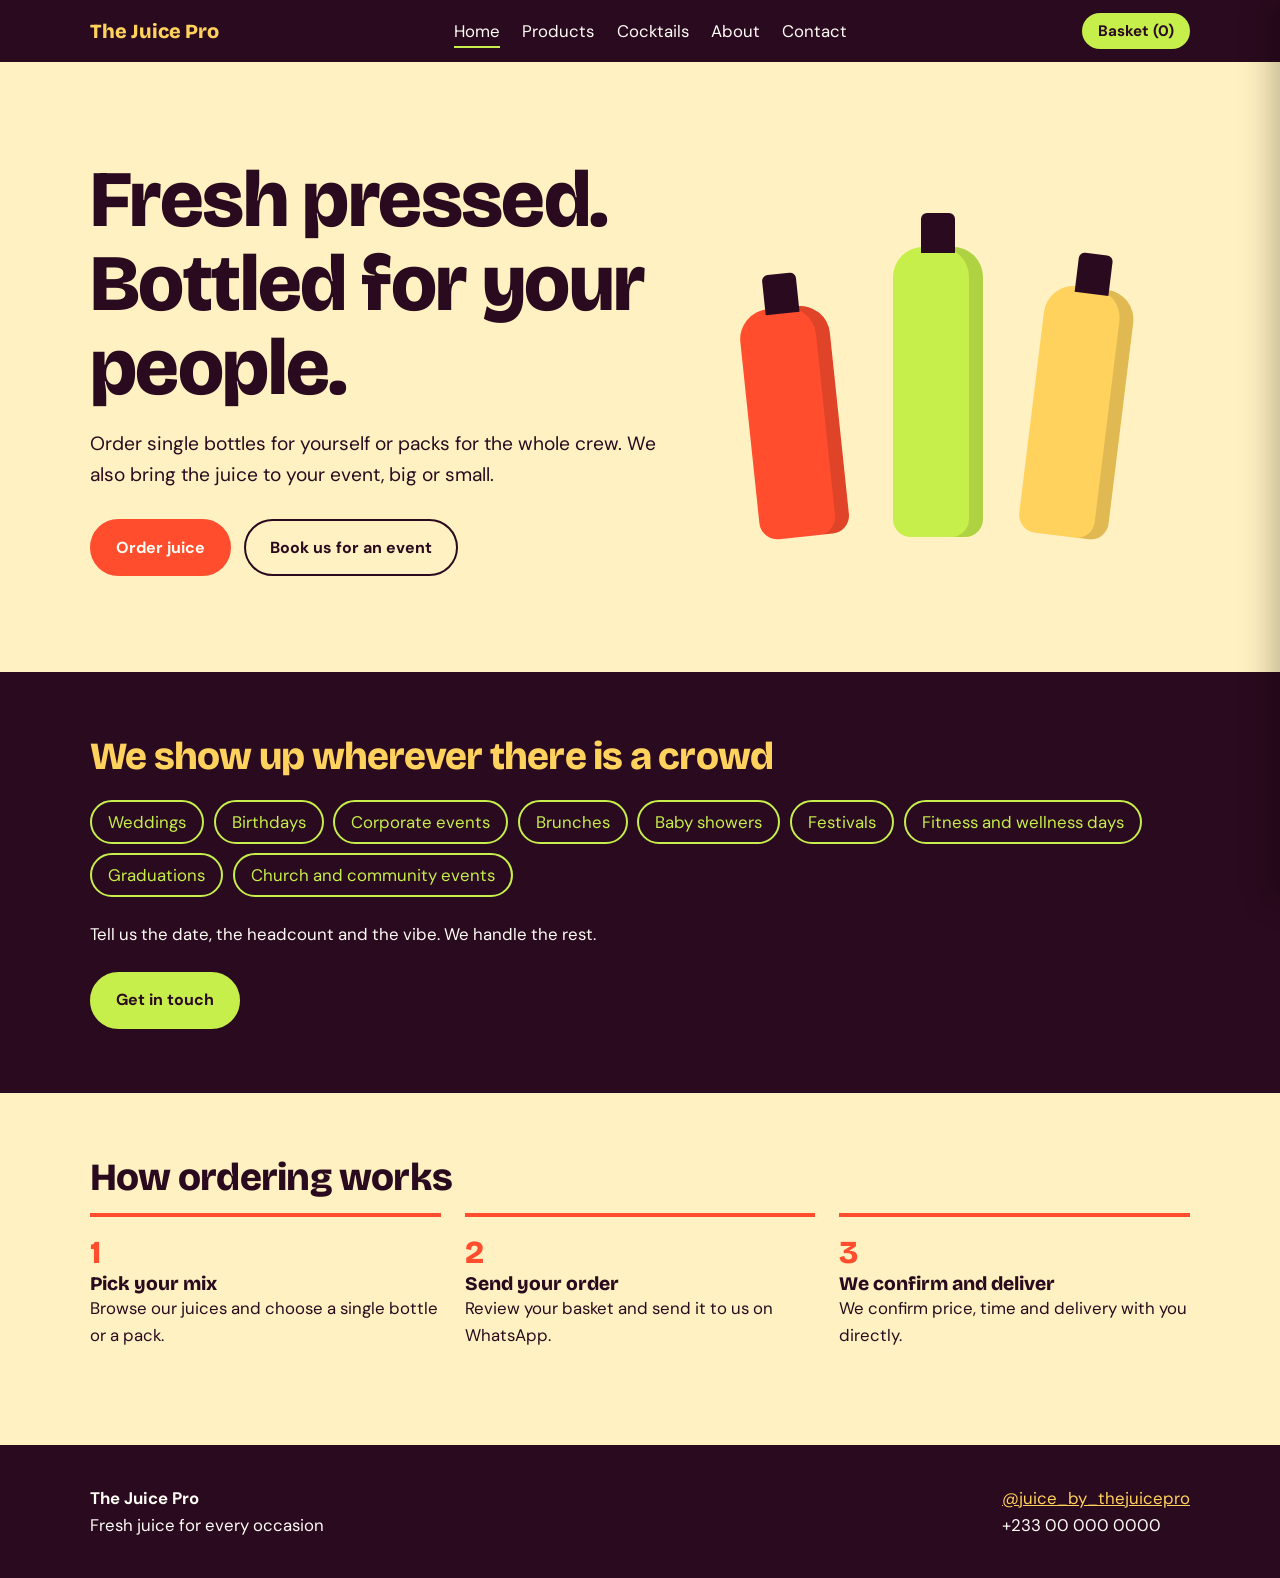
<file: index.html>
<!DOCTYPE html>
<html lang="en">
<head>
<meta charset="UTF-8">
<meta name="viewport" content="width=device-width, initial-scale=1">
<title>Home | Juice by The Juice Pro</title>
<meta name="description" content="Fresh pressed juice by the single bottle or in packs, available for any event.">
<link rel="preconnect" href="https://fonts.googleapis.com">
<link rel="preconnect" href="https://fonts.gstatic.com" crossorigin>
<link href="https://fonts.googleapis.com/css2?family=Bricolage+Grotesque:opsz,wght@12..96,500;12..96,800&family=DM+Sans:wght@400;500;700&display=swap" rel="stylesheet">
<link rel="stylesheet" href="css/style.css">
</head>
<body data-page="home">
<div id="site-header"></div>
<main id="main">
<section class="hero">
  <div class="wrap hero-grid">
    <div>
      <h1>Fresh pressed. Bottled for your people.</h1>
      <p class="lead">Order single bottles for yourself or packs for the whole crew. We also bring the juice to your event, big or small.</p>
      <div class="row"><a class="btn" href="products.html">Order juice</a><a class="btn ghost" href="contact.html">Book us for an event</a></div>
    </div>
    <div class="bottles" aria-hidden="true"><span class="b b1"></span><span class="b b2"></span><span class="b b3"></span></div>
  </div>
</section>
<section class="band">
  <div class="wrap">
    <h2>We show up wherever there is a crowd</h2>
    <ul class="events">
      <li>Weddings</li><li>Birthdays</li><li>Corporate events</li><li>Brunches</li><li>Baby showers</li><li>Festivals</li><li>Fitness and wellness days</li><li>Graduations</li><li>Church and community events</li>
    </ul>
    <p>Tell us the date, the headcount and the vibe. We handle the rest.</p>
    <a class="btn dark" href="contact.html">Get in touch</a>
  </div>
</section>
<section class="wrap how">
  <h2>How ordering works</h2>
  <ol class="steps">
    <li><strong>Pick your mix</strong><span>Browse our juices and choose a single bottle or a pack.</span></li>
    <li><strong>Send your order</strong><span>Review your basket and send it to us on WhatsApp.</span></li>
    <li><strong>We confirm and deliver</strong><span>We confirm price, time and delivery with you directly.</span></li>
  </ol>
</section>
</main>
<div id="site-footer"></div>
<script src="js/script.js"></script>
</body>
</html>
</file>
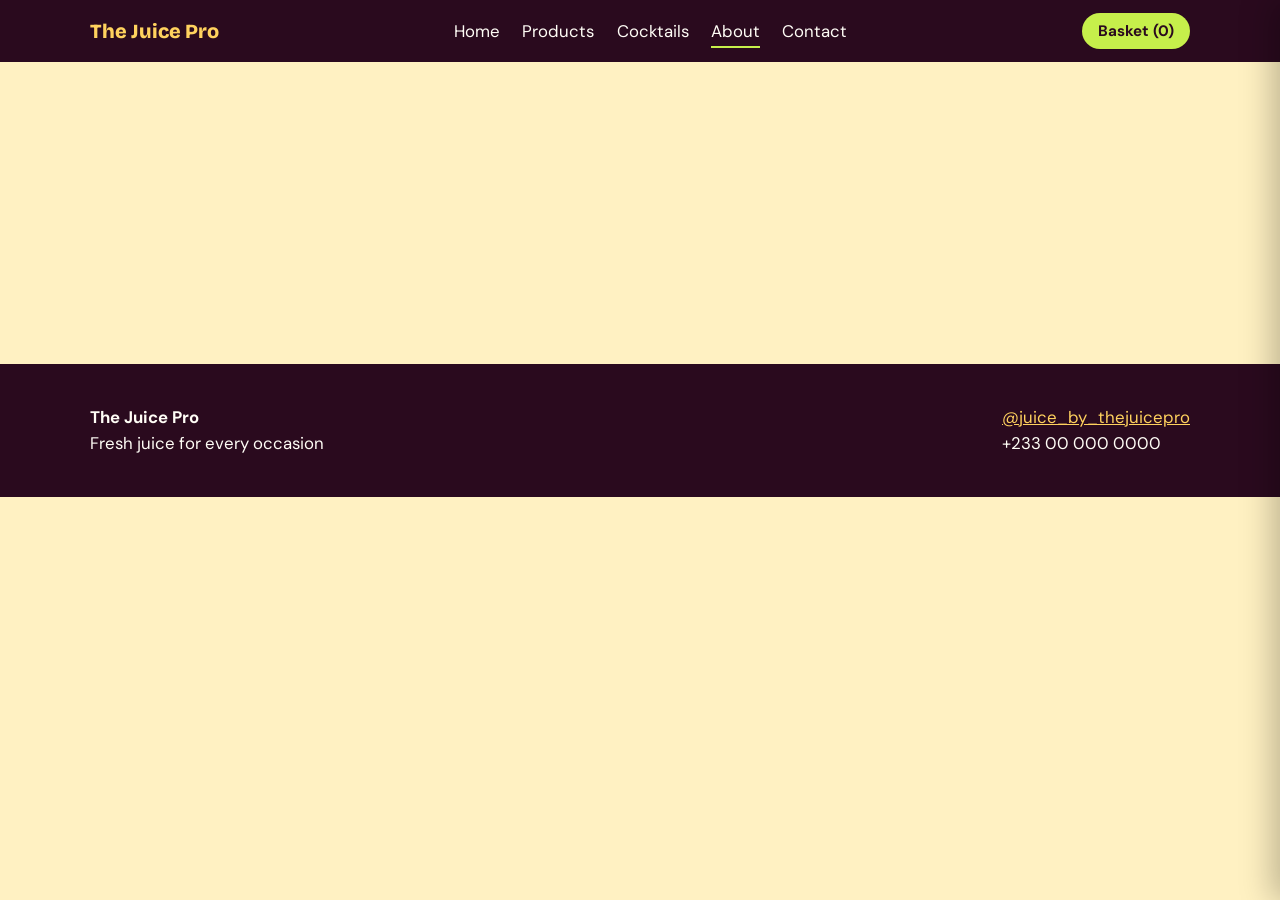
<file: about.html>
<!DOCTYPE html>
<html lang="en">
<head>
<meta charset="UTF-8">
<meta name="viewport" content="width=device-width, initial-scale=1">
<title>About | Juice by The Juice Pro</title>
<meta name="description" content="Fresh pressed juice by the single bottle or in packs, available for any event.">
<link rel="preconnect" href="https://fonts.googleapis.com">
<link rel="preconnect" href="https://fonts.gstatic.com" crossorigin>
<link href="https://fonts.googleapis.com/css2?family=Bricolage+Grotesque:opsz,wght@12..96,500;12..96,800&family=DM+Sans:wght@400;500;700&display=swap" rel="stylesheet">
<link rel="stylesheet" href="css/style.css">
</head>
<body data-page="about">
<div id="site-header"></div>
<main id="main">
<section class="wrap pagehead"></section>
</main>
<div id="site-footer"></div>
<script src="js/script.js"></script>
</body>
</html>
</file>
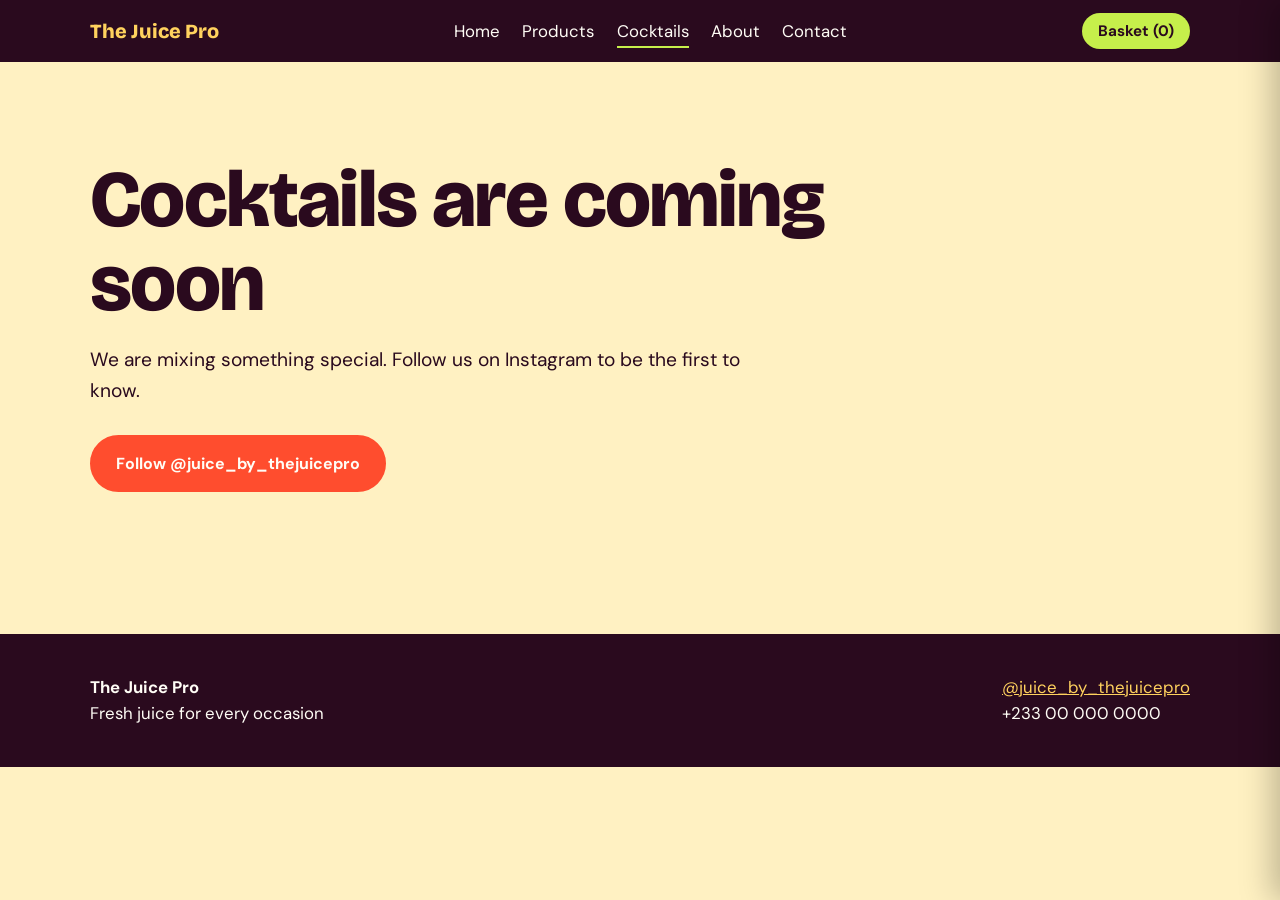
<file: cocktails.html>
<!DOCTYPE html>
<html lang="en">
<head>
<meta charset="UTF-8">
<meta name="viewport" content="width=device-width, initial-scale=1">
<title>Cocktails | Juice by The Juice Pro</title>
<meta name="description" content="Fresh pressed juice by the single bottle or in packs, available for any event.">
<link rel="preconnect" href="https://fonts.googleapis.com">
<link rel="preconnect" href="https://fonts.gstatic.com" crossorigin>
<link href="https://fonts.googleapis.com/css2?family=Bricolage+Grotesque:opsz,wght@12..96,500;12..96,800&family=DM+Sans:wght@400;500;700&display=swap" rel="stylesheet">
<link rel="stylesheet" href="css/style.css">
</head>
<body data-page="cocktails">
<div id="site-header"></div>
<main id="main">
<section class="wrap soon">
  <h1>Cocktails are coming soon</h1>
  <p class="lead">We are mixing something special. Follow us on Instagram to be the first to know.</p>
  <a class="btn" href="https://instagram.com/juice_by_thejuicepro" target="_blank" rel="noopener">Follow @juice_by_thejuicepro</a>
</section>
</main>
<div id="site-footer"></div>
<script src="js/script.js"></script>
</body>
</html>
</file>
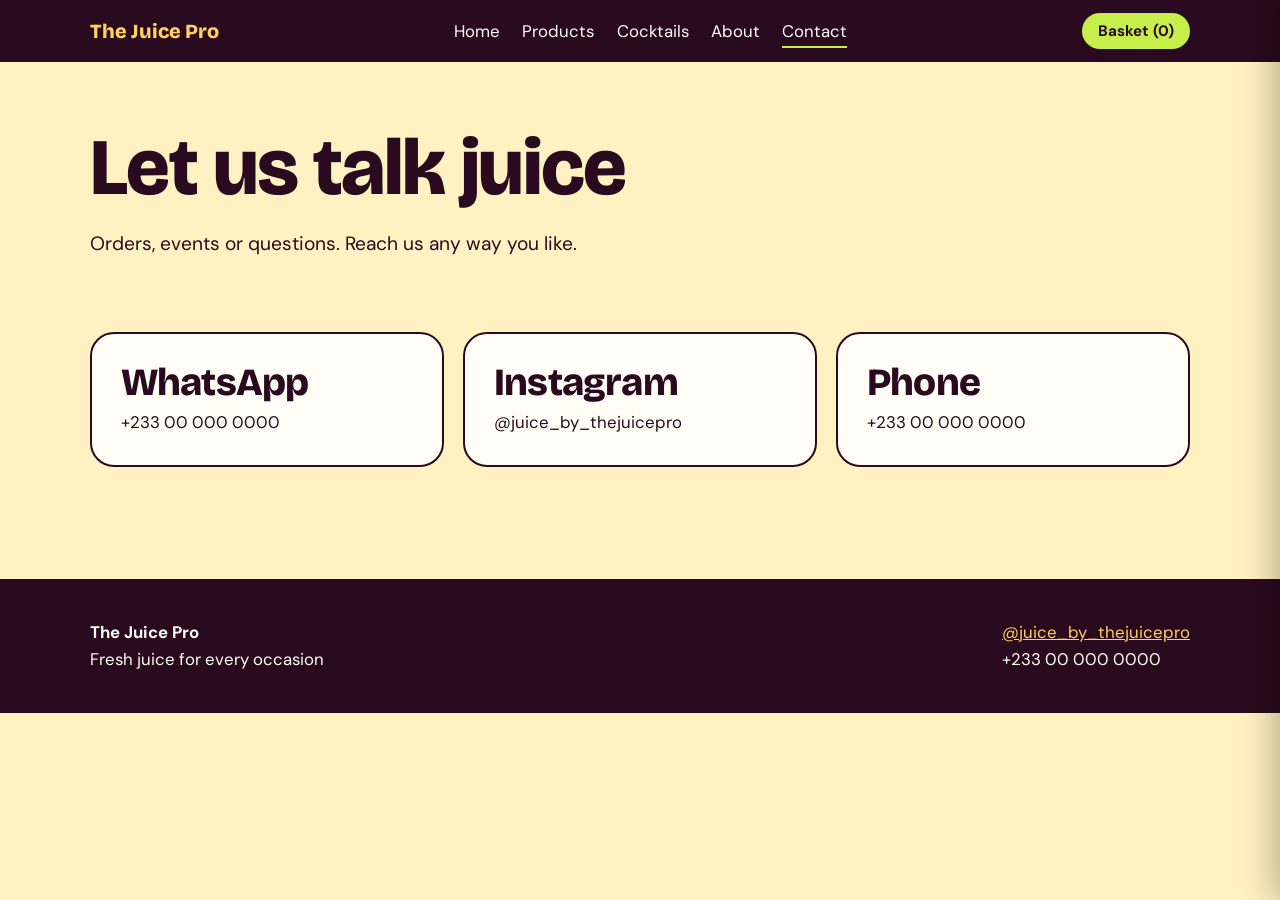
<file: contact.html>
<!DOCTYPE html>
<html lang="en">
<head>
<meta charset="UTF-8">
<meta name="viewport" content="width=device-width, initial-scale=1">
<title>Contact | Juice by The Juice Pro</title>
<meta name="description" content="Fresh pressed juice by the single bottle or in packs, available for any event.">
<link rel="preconnect" href="https://fonts.googleapis.com">
<link rel="preconnect" href="https://fonts.gstatic.com" crossorigin>
<link href="https://fonts.googleapis.com/css2?family=Bricolage+Grotesque:opsz,wght@12..96,500;12..96,800&family=DM+Sans:wght@400;500;700&display=swap" rel="stylesheet">
<link rel="stylesheet" href="css/style.css">
</head>
<body data-page="contact">
<div id="site-header"></div>
<main id="main">
<section class="wrap pagehead">
  <h1>Let us talk juice</h1>
  <p class="lead">Orders, events or questions. Reach us any way you like.</p>
</section>
<section class="wrap">
  <div class="contacts">
    <a class="card" data-wa href="#" target="_blank" rel="noopener"><h2>WhatsApp</h2><span data-phone></span></a>
    <a class="card" href="https://instagram.com/juice_by_thejuicepro" target="_blank" rel="noopener"><h2>Instagram</h2><span>@juice_by_thejuicepro</span></a>
    <a class="card" data-tel href="#"><h2>Phone</h2><span data-phone></span></a>
  </div>
</section>
</main>
<div id="site-footer"></div>
<script src="js/script.js"></script>
</body>
</html>
</file>
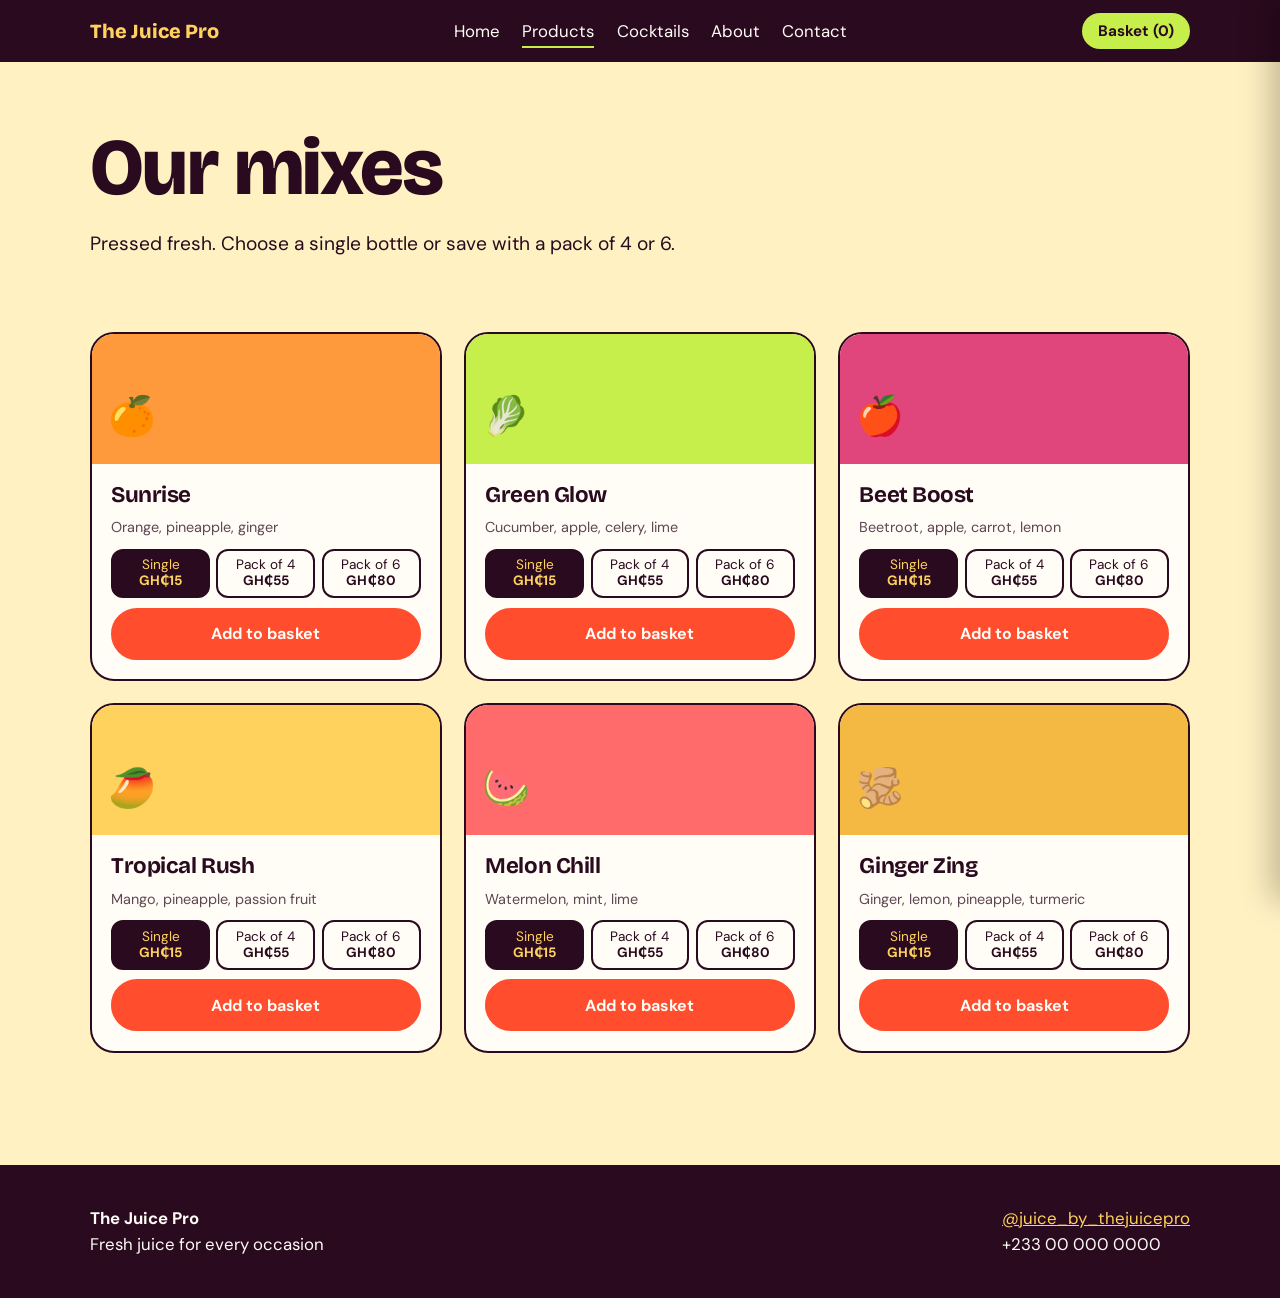
<file: products.html>
<!DOCTYPE html>
<html lang="en">
<head>
<meta charset="UTF-8">
<meta name="viewport" content="width=device-width, initial-scale=1">
<title>Products | Juice by The Juice Pro</title>
<meta name="description" content="Fresh pressed juice by the single bottle or in packs, available for any event.">
<link rel="preconnect" href="https://fonts.googleapis.com">
<link rel="preconnect" href="https://fonts.gstatic.com" crossorigin>
<link href="https://fonts.googleapis.com/css2?family=Bricolage+Grotesque:opsz,wght@12..96,500;12..96,800&family=DM+Sans:wght@400;500;700&display=swap" rel="stylesheet">
<link rel="stylesheet" href="css/style.css">
</head>
<body data-page="products">
<div id="site-header"></div>
<main id="main">
<section class="wrap pagehead">
  <h1>Our mixes</h1>
  <p class="lead">Pressed fresh. Choose a single bottle or save with a pack of 4 or 6.</p>
</section>
<section class="wrap"><div id="product-grid" class="grid"></div></section>
</main>
<div id="site-footer"></div>
<script src="js/script.js"></script>
</body>
</html>
</file>
<file: css/style.css>
:root{
  --beet:#2a0a1e; --mango:#ffd25e; --sun:#fff1c2; --orange:#ff4d2e; --lime:#c6ef4b; --white:#fffdf6;
  --display:"Bricolage Grotesque",system-ui,sans-serif; --body:"DM Sans",system-ui,sans-serif;
}
*{box-sizing:border-box;margin:0}
html{scroll-behavior:smooth}
body{font-family:var(--body);background:var(--sun);color:var(--beet);line-height:1.6;font-size:1.05rem}
h1,h2,h3{font-family:var(--display);line-height:1.05;letter-spacing:-.02em}
h1{font-size:clamp(2.6rem,7vw,5rem);font-weight:800}
h2{font-size:clamp(1.6rem,3.5vw,2.4rem);font-weight:800;margin-bottom:1rem}
a{color:inherit}
:focus-visible{outline:3px solid var(--orange);outline-offset:3px}
.wrap{width:min(1100px,92%);margin-inline:auto}
.lead{font-size:1.2rem;max-width:34em;margin:1.2rem 0 1.8rem}
.row{display:flex;gap:.8rem;flex-wrap:wrap}

/* header */
.top{position:sticky;top:0;z-index:20;background:var(--beet);color:var(--white)}
.top .wrap{display:flex;align-items:center;justify-content:space-between;padding:.8rem 0;gap:1rem}
.logo{font-family:var(--display);font-weight:800;font-size:1.25rem;text-decoration:none;color:var(--mango)}
.nav{display:flex;gap:1.4rem;list-style:none;padding:0}
.nav a{text-decoration:none;padding:.3rem 0;border-bottom:2px solid transparent}
.nav a:hover,.nav a[aria-current]{border-color:var(--lime)}
.cart-btn{background:var(--lime);color:var(--beet);border:0;border-radius:99px;padding:.5rem 1rem;font:700 .95rem var(--body);cursor:pointer}
.menu-btn{display:none;background:none;border:0;color:var(--white);font-size:1.6rem;cursor:pointer}
@media(max-width:760px){
  .menu-btn{display:block}
  .nav{display:none;position:absolute;top:100%;left:0;right:0;background:var(--beet);flex-direction:column;padding:1rem 4%;gap:.8rem}
  .nav.open{display:flex}
}

/* buttons */
.btn{display:inline-block;background:var(--orange);color:var(--white);padding:.85rem 1.5rem;border-radius:99px;text-decoration:none;font-weight:700;border:2px solid var(--orange);cursor:pointer;font-family:var(--body);font-size:1rem;transition:transform .15s}
.btn:hover{transform:translateY(-2px)}
.btn.ghost{background:transparent;color:var(--beet);border-color:var(--beet)}
.btn.dark{background:var(--beet);border-color:var(--beet)}

/* hero */
.hero{padding:clamp(3rem,8vw,6rem) 0}
.hero-grid{display:grid;grid-template-columns:1.3fr 1fr;gap:2rem;align-items:center}
.bottles{position:relative;height:340px}
.b{position:absolute;bottom:0;width:90px;height:250px;border-radius:30px 30px 18px 18px;box-shadow:inset -14px 0 0 rgba(0,0,0,.12)}
.b::before{content:"";position:absolute;top:-34px;left:28px;width:34px;height:40px;background:var(--beet);border-radius:6px 6px 0 0}
.b1{left:5%;background:var(--orange);height:230px;transform:rotate(-6deg)}
.b2{left:36%;background:var(--lime);height:290px}
.b3{left:66%;background:var(--mango);height:250px;transform:rotate(7deg)}
@media(max-width:760px){.hero-grid{grid-template-columns:1fr}.bottles{height:280px}}

/* events band */
.band{background:var(--beet);color:var(--white);padding:4rem 0}
.band h2{color:var(--mango)}
.events{list-style:none;padding:0;display:flex;flex-wrap:wrap;gap:.6rem;margin:1.5rem 0}
.events li{border:2px solid var(--lime);color:var(--lime);padding:.4rem 1rem;border-radius:99px}
.band p{margin-bottom:1.5rem}
.band .btn.dark{background:var(--lime);color:var(--beet);border-color:var(--lime)}

/* steps */
.how{padding:4rem 0}
.steps{list-style:none;padding:0;display:grid;grid-template-columns:repeat(3,1fr);gap:1.5rem;counter-reset:s}
.steps li{counter-increment:s;border-top:4px solid var(--orange);padding-top:1rem}
.steps li::before{content:counter(s);font:800 2rem var(--display);color:var(--orange)}
.steps strong{display:block;font:800 1.2rem var(--display)}
@media(max-width:760px){.steps{grid-template-columns:1fr}}

/* pages */
.pagehead{padding:4rem 0 2rem;min-height:30vh}
.soon{padding:6rem 0;min-height:60vh}
.soon h1{max-width:10em}
.contacts{display:grid;grid-template-columns:repeat(auto-fit,minmax(240px,1fr));gap:1.2rem;padding-bottom:5rem}
.card{background:var(--white);border-radius:24px;padding:1.8rem;text-decoration:none;display:block;border:2px solid var(--beet);transition:background .15s}
.card:hover{background:var(--mango)}
.card h2{margin-bottom:.4rem}

/* products */
.grid{display:grid;grid-template-columns:repeat(auto-fill,minmax(260px,1fr));gap:1.4rem;padding-bottom:5rem}
.p{background:var(--white);border-radius:24px;overflow:hidden;border:2px solid var(--beet);display:flex;flex-direction:column}
.swatch{height:130px;display:flex;align-items:flex-end;padding:1rem;font-size:2.4rem}
.p-body{padding:1.2rem;display:flex;flex-direction:column;gap:.6rem;flex:1}
.p h3{font-size:1.4rem}
.tags{font-size:.9rem;opacity:.75}
.sizes{display:flex;gap:.4rem;margin-top:auto}
.sizes label{flex:1}
.sizes input{position:absolute;opacity:0}
.sizes span{display:block;text-align:center;border:2px solid var(--beet);border-radius:12px;padding:.4rem .2rem;font-size:.85rem;cursor:pointer;line-height:1.2}
.sizes input:checked+span{background:var(--beet);color:var(--mango)}
.sizes input:focus-visible+span{outline:3px solid var(--orange)}
.add{width:100%}

/* cart drawer */
.drawer{position:fixed;top:0;right:0;height:100%;width:min(400px,100%);background:var(--white);z-index:40;transform:translateX(100%);transition:transform .25s;display:flex;flex-direction:column;box-shadow:-8px 0 30px rgba(0,0,0,.25)}
.drawer.open{transform:none}
.drawer header{display:flex;justify-content:space-between;align-items:center;padding:1.2rem;border-bottom:2px solid var(--beet)}
.drawer h2{margin:0;font-size:1.5rem}
.close{background:none;border:0;font-size:1.8rem;cursor:pointer}
#cart-items{flex:1;overflow:auto;padding:1rem 1.2rem;list-style:none}
#cart-items li{display:flex;justify-content:space-between;gap:.6rem;padding:.7rem 0;border-bottom:1px solid #0002}
.qty button{width:28px;height:28px;border-radius:50%;border:2px solid var(--beet);background:none;cursor:pointer;font-weight:700}
.drawer footer{padding:1.2rem;border-top:2px solid var(--beet);display:grid;gap:.8rem}
.total{display:flex;justify-content:space-between;font-weight:700;font-size:1.2rem}
.empty{opacity:.7}
.scrim{position:fixed;inset:0;background:#0007;z-index:30;display:none}
.scrim.open{display:block}
.toast{position:fixed;bottom:1.2rem;left:50%;transform:translateX(-50%);background:var(--beet);color:var(--lime);padding:.7rem 1.2rem;border-radius:99px;z-index:50}

/* footer */
.foot{background:var(--beet);color:var(--white);padding:2.5rem 0;margin-top:2rem}
.foot .wrap{display:flex;justify-content:space-between;flex-wrap:wrap;gap:1rem}
.foot a{color:var(--mango)}
@media(prefers-reduced-motion:reduce){*{transition:none!important;scroll-behavior:auto!important}}
</file>
